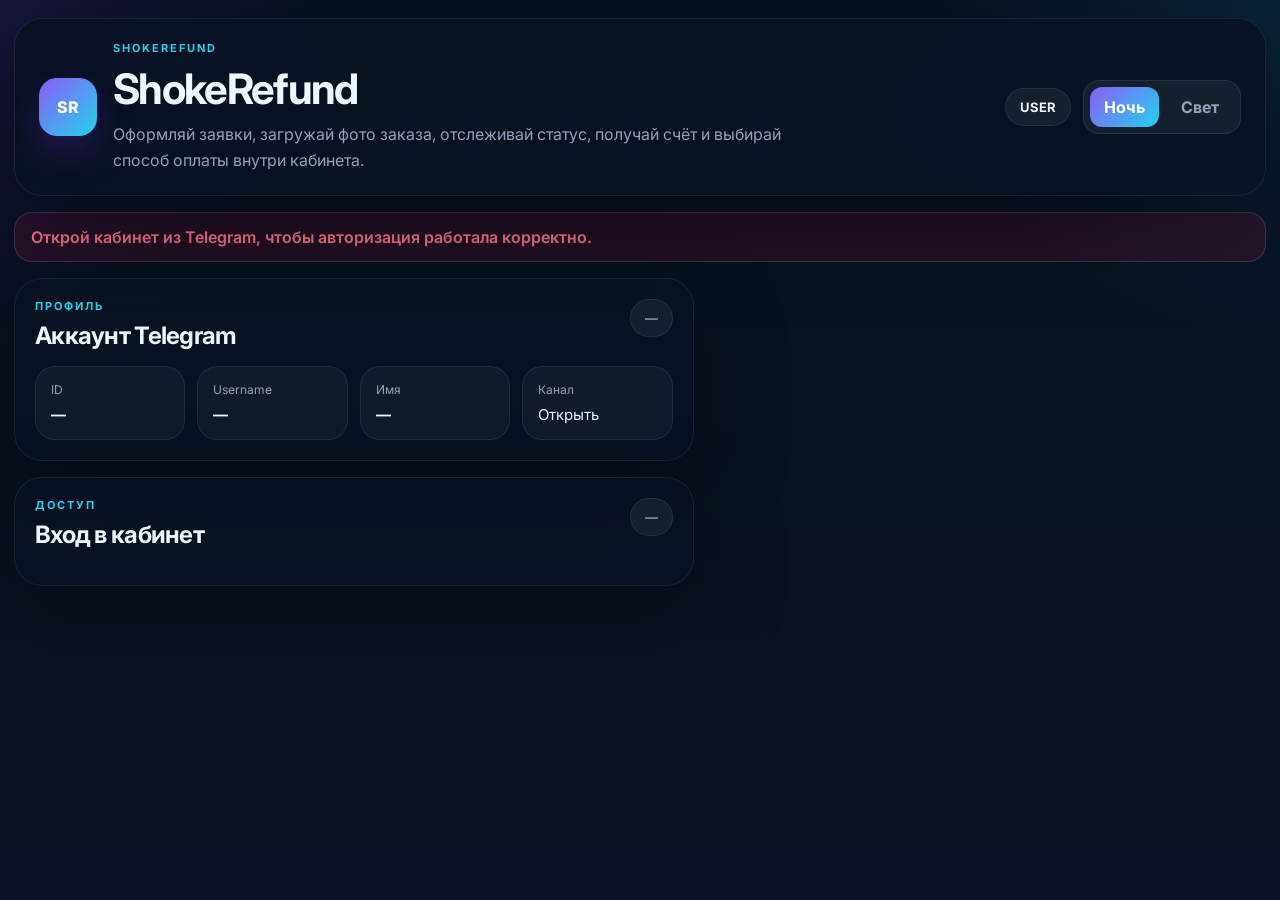
<file: miniapp/index.html>
<!doctype html>
<html lang="ru">
<head>
  <meta charset="UTF-8" />
  <meta name="viewport" content="width=device-width, initial-scale=1.0, viewport-fit=cover" />
  <title>ShokeRefund</title>
  <meta name="theme-color" content="#101828" />
  <link rel="preconnect" href="https://fonts.googleapis.com">
  <link rel="preconnect" href="https://fonts.gstatic.com" crossorigin>
  <link href="https://fonts.googleapis.com/css2?family=Inter:wght@400;500;600;700;800&display=swap" rel="stylesheet">
  <link rel="stylesheet" href="./styles.css" />
  <script src="https://telegram.org/js/telegram-web-app.js"></script>
</head>
<body data-theme="dark">
  <div class="app-shell">
    <header class="topbar panel">
      <div class="brand-block">
        <div class="brand-mark">SR</div>
        <div>
          <div class="eyebrow" id="heroEyebrow">ShokeRefund</div>
          <h1 id="heroTitle">ShokeRefund</h1>
          <p id="heroSubtitle">Личный кабинет для заявок, фото по заказу, оплаты и связи с поддержкой.</p>
        </div>
      </div>
      <div class="topbar-actions">
        <span class="chip" id="modeBadge">USER</span>
        <div class="theme-switch">
          <button id="themeDarkButton" type="button" class="theme-btn active">Ночь</button>
          <button id="themeLightButton" type="button" class="theme-btn">Свет</button>
        </div>
      </div>
    </header>

    <div id="globalAlert" class="alert hidden"></div>

    <main>
      <section id="userApp" class="page">
        <div class="layout user-layout">
          <div class="column">
            <section class="panel">
              <div class="section-head">
                <div>
                  <div class="eyebrow">Профиль</div>
                  <h2>Аккаунт Telegram</h2>
                </div>
                <span class="chip soft" id="telegramUserBadge">—</span>
              </div>
              <div class="info-grid four">
                <div class="info-card"><span>ID</span><strong id="profileId">—</strong></div>
                <div class="info-card"><span>Username</span><strong id="profileUsername">—</strong></div>
                <div class="info-card"><span>Имя</span><strong id="profileName">—</strong></div>
                <div class="info-card"><span>Канал</span><a id="channelLink" target="_blank" rel="noreferrer">Открыть</a></div>
              </div>
            </section>

            <section class="panel">
              <div class="section-head">
                <div>
                  <div class="eyebrow">Доступ</div>
                  <h2 id="authTitle">Вход в кабинет</h2>
                </div>
                <span class="chip soft" id="authStatusChip">—</span>
              </div>

              <div id="registerBox" class="auth-box hidden">
                <p class="muted">Создай логин и пароль для входа в кабинет. Доступ привязан к твоему Telegram-профилю.</p>
                <div class="field-grid two">
                  <label class="field"><span>Логин</span><input id="registerLogin" placeholder="Например, shoke_user" /></label>
                  <label class="field"><span>Пароль</span><input id="registerPassword" type="password" placeholder="Минимум 6 символов" /></label>
                </div>
                <label class="remember-row"><input id="registerRemember" type="checkbox" checked /><span>Запомнить на этом устройстве</span></label>
                <div class="actions"><button id="registerButton" class="btn primary">Создать кабинет</button></div>
              </div>

              <div id="loginBox" class="auth-box hidden">
                <p class="muted">Войди, чтобы управлять заявкой, оплачивать счёт и общаться с поддержкой.</p>
                <div class="field-grid two">
                  <label class="field"><span>Логин</span><input id="loginValue" autocomplete="username" /></label>
                  <label class="field"><span>Пароль</span><input id="loginPassword" type="password" autocomplete="current-password" /></label>
                </div>
                <label class="remember-row"><input id="loginRemember" type="checkbox" checked /><span>Запомнить на этом устройстве</span></label>
                <div class="actions">
                  <button id="loginButton" class="btn primary">Войти</button>
                  <button id="resetPasswordToggle" class="btn ghost">Сменить логин и пароль</button>
                </div>
                <div id="resetBox" class="hidden top-gap">
                  <div class="field-grid two">
                    <label class="field"><span>Новый логин</span><input id="resetLogin" autocomplete="username" /></label>
                    <label class="field"><span>Новый пароль</span><input id="resetPassword" type="password" autocomplete="new-password" /></label>
                  </div>
                  <label class="remember-row"><input id="resetRemember" type="checkbox" checked /><span>Запомнить новые данные</span></label>
                  <div class="actions"><button id="resetButton" class="btn secondary">Сохранить новые данные</button></div>
                </div>
              </div>

              <div id="cabinetBox" class="auth-box hidden">
                <div class="info-grid three">
                  <div class="info-card"><span>Логин</span><strong id="cabinetLogin">—</strong></div>
                  <div class="info-card"><span>Отзывы</span><a id="reviewsLink" target="_blank" rel="noreferrer">Открыть</a></div>
                  <div class="info-card"><span>Соглашение</span><a id="agreementLink" target="_blank" rel="noreferrer">Открыть</a></div>
                </div>
                <div class="actions top-gap"><button id="logoutButton" class="btn ghost">Выйти</button></div>
              </div>
            </section>

            <section class="panel hidden" id="ticketFormCard">
              <div class="section-head">
                <div>
                  <div class="eyebrow">Оформление заявки</div>
                  <h2>Создай новое обращение</h2>
                </div>
                <span class="chip soft" id="ticketFormChip">готово</span>
              </div>
              <p class="muted helper-copy">Укажи точную сумму и кратко опиши состав корзины. После создания заявки прикрепи фото заказа. Ожидайте ответа от поддержки. Следи за ответами поддержки и обновлением статуса внутри кабинета.</p>
              <div class="service-grid" id="serviceGrid"></div>
              <div class="field-grid two top-gap">
                <label class="field"><span>Сумма заказа</span><input id="ticketAmount" inputmode="decimal" placeholder="Например, 1599" /></label>
                <label class="field"><span>Описание корзины</span><textarea id="ticketDescription" rows="5" placeholder="Кратко опиши состав заказа и суть проблемы"></textarea></label>
              </div>
              <div class="summary-grid top-gap">
                <div class="summary-card violet"><span>Комиссия</span><strong id="summaryCommission">0 ₽</strong></div>
                <div class="summary-card cyan"><span>Сумма заказа</span><strong id="summaryOrder">0 ₽</strong></div>
                <div class="summary-card neutral"><span>После комиссии</span><strong id="summaryAfter">0 ₽</strong></div>
              </div>
              <div class="actions top-gap"><button id="createTicketButton" class="btn primary">Создать заявку</button></div>
            </section>

            <section class="panel hidden" id="historyCard">
              <div class="section-head">
                <div>
                  <div class="eyebrow">История</div>
                  <h2>Мои заявки</h2>
                </div>
                <span class="chip soft" id="historyCount">0</span>
              </div>
              <div id="ticketHistory" class="ticket-list"></div>
            </section>
          </div>

          <div class="column">
            <section class="panel hidden" id="activeTicketCard">
              <div class="section-head">
                <div>
                  <div class="eyebrow">Текущая заявка</div>
                  <h2 id="ticketTitle">Заявка</h2>
                </div>
                <span class="chip soft" id="ticketStatus">—</span>
              </div>
              <div class="info-grid three" id="ticketMetaGrid">
                <div class="info-card"><span>Сервис</span><strong id="ticketService">—</strong></div>
                <div class="info-card"><span>Сумма</span><strong id="ticketAmountValue">—</strong></div>
                <div class="info-card"><span>Обновлена</span><strong id="ticketUpdated">—</strong></div>
              </div>
              <div class="description" id="ticketDescriptionValue">—</div>
            </section>

            <section class="panel hidden" id="paymentCard">
              <div class="section-head">
                <div>
                  <div class="eyebrow">Оплата</div>
                  <h2>Счёт и проверка оплаты</h2>
                </div>
                <span class="chip soft" id="paymentStatusChip">—</span>
              </div>
              <div class="info-grid three">
                <div class="info-card"><span>Счёт</span><strong id="invoiceAmountValue">—</strong></div>
                <div class="info-card"><span>Скидка BUFF</span><strong id="promoDiscountValue">—</strong></div>
                <div class="info-card"><span>К оплате</span><strong id="payableAmountValue">—</strong></div>
              </div>
              <div class="description" id="invoiceNoteValue">Счёт пока не выставлен.</div>
              <div class="promo-box top-gap">
                <label class="field"><span>Промокод</span><input id="promoInput" placeholder="Введите BUFF" /></label>
                <button id="applyPromoButton" class="btn secondary">Применить</button>
              </div>
              <p class="muted top-gap promo-note" id="promoHint">BUFF даёт скидку 5% от суммы счёта. Каждый пользователь может активировать код один раз, всего доступно 100 активаций.</p>
              <div class="method-grid top-gap" id="paymentMethodGrid"></div>
              <div class="actions top-gap">
                <button id="verifyPaymentButton" class="btn primary">Проверить оплату</button>
              </div>
            </section>

            <section class="panel hidden" id="uploadCard">
              <div class="section-head">
                <div>
                  <div class="eyebrow">Фото заказа</div>
                  <h2>Прикрепить изображения</h2>
                </div>
                <span class="chip soft" id="attachmentCount">0 файлов</span>
              </div>
              <p class="muted">Добавь фото заказа, скриншоты переписки, оплаты и другие материалы прямо внутри кабинета.</p>
              <div class="upload-box">
                <input id="photoInput" type="file" accept="image/*" multiple />
                <div class="actions"><button id="uploadPhotosButton" class="btn secondary">Загрузить фото</button></div>
              </div>
              <div id="selectedFilesHint" class="muted top-gap">Файлы не выбраны.</div>
              <div id="attachmentGallery" class="gallery"></div>
            </section>

            <section class="panel hidden" id="chatCard">
              <div class="section-head">
                <div>
                  <div class="eyebrow">Поддержка</div>
                  <h2>Чат по заявке</h2>
                </div>
                <span class="chip online">онлайн</span>
              </div>
              <div class="chat-list" id="userMessages"></div>
              <div class="composer"><input id="userReplyInput" placeholder="Напиши сообщение поддержке" /><button id="userReplyButton" class="btn primary">Отправить</button></div>
            </section>
          </div>
        </div>
      </section>

      <section id="adminApp" class="page hidden">
        <div class="layout admin-layout">
          <div class="column">
            <section class="panel">
              <div class="section-head">
                <div>
                  <div class="eyebrow">Статистика</div>
                  <h2>Обзор очереди</h2>
                </div>
                <span class="chip soft" id="adminStatusChip">—</span>
              </div>
              <div id="adminSummary" class="summary-grid admin-summary"></div>
            </section>

            <section class="panel">
              <div class="section-head">
                <div>
                  <div class="eyebrow">Фильтр</div>
                  <h2>Поиск и статусы</h2>
                </div>
              </div>
              <div id="adminFilters" class="filter-row"></div>
              <div class="field-inline top-gap"><input id="adminSearch" placeholder="Поиск по ID, user_id, сервису, тексту" /><button id="adminSearchButton" class="btn secondary">Найти</button></div>
            </section>

            <section class="panel">
              <div class="section-head">
                <div>
                  <div class="eyebrow">Очередь</div>
                  <h2>Тикеты</h2>
                </div>
                <span class="chip soft" id="ticketCounter">0</span>
              </div>
              <div id="ticketList" class="ticket-list"></div>
            </section>
          </div>

          <div class="column">
            <section class="panel">
              <div class="section-head">
                <div>
                  <div class="eyebrow">Карточка</div>
                  <h2 id="adminTicketTitle">Выбери тикет</h2>
                </div>
                <span class="chip soft" id="adminTicketStatus">—</span>
              </div>
              <div id="adminTicketMeta" class="empty-block">Слева появится список тикетов. Открой один из них для детальной работы.</div>
              <div class="field-grid two top-gap hidden" id="assignBox">
                <label class="field"><span>Ответственный админ</span><select id="assignAdminSelect"></select></label>
                <label class="field"><span>Счёт, ₽</span><input id="invoiceAmountInput" inputmode="decimal" placeholder="Например, 1200" /></label>
              </div>
              <label class="field top-gap hidden" id="invoiceNoteBox"><span>Комментарий к счёту / реквизиты</span><textarea id="invoiceNoteInput" rows="4" placeholder="Укажи реквизиты, комментарий или пояснение по оплате"></textarea></label>
              <div id="adminTicketActions" class="actions top-gap"></div>
            </section>

            <section class="panel">
              <div class="section-head">
                <div>
                  <div class="eyebrow">Материалы</div>
                  <h2>Фото по кейсу</h2>
                </div>
              </div>
              <div id="adminAttachmentGallery" class="gallery"></div>
            </section>

            <section class="panel">
              <div class="section-head">
                <div>
                  <div class="eyebrow">Чат</div>
                  <h2>Диалог с клиентом</h2>
                </div>
              </div>
              <div id="adminMessages" class="chat-list"></div>
              <div class="composer"><input id="adminReplyInput" placeholder="Ответ клиенту" /><button id="adminReplyButton" class="btn primary">Отправить</button></div>
              <div class="field-grid two top-gap">
                <label class="field"><span>Решение по оплате</span><select id="paymentDecisionSelect"><option value="approve">Подтвердить оплату</option><option value="reject">Отклонить оплату</option></select></label>
                <label class="field"><span>Референс / TXID</span><input id="paymentProviderRefInput" placeholder="Опционально" /></label>
              </div>
              <label class="field top-gap"><span>Комментарий по оплате</span><textarea id="paymentNoteInput" rows="3" placeholder="Комментарий после проверки"></textarea></label>
              <div class="actions top-gap"><button id="paymentDecisionButton" class="btn secondary">Сохранить решение по оплате</button></div>
            </section>
          </div>
        </div>
      </section>
    </main>
  </div>
  <script src="./app.js"></script>
</body>
</html>
</file>
<file: miniapp/styles.css>
:root {
  --bg: #f4f7fb;
  --bg-soft: #ebf2f8;
  --panel: rgba(255,255,255,.92);
  --panel-2: rgba(255,255,255,.98);
  --text: #122031;
  --muted: #607089;
  --line: rgba(18,32,49,.12);
  --line-strong: rgba(18,32,49,.2);
  --violet: #6d28d9;
  --cyan: #0ea5e9;
  --violet-soft: rgba(109,40,217,.12);
  --cyan-soft: rgba(14,165,233,.12);
  --danger: #e11d48;
  --success: #16a34a;
  --shadow: 0 24px 60px rgba(17,24,39,.12);
}

body[data-theme="dark"] {
  --bg: #07111f;
  --bg-soft: #0b1223;
  --panel: rgba(9,18,34,.88);
  --panel-2: rgba(12,22,40,.96);
  --text: #eff6ff;
  --muted: #94a3b8;
  --line: rgba(255,255,255,.08);
  --line-strong: rgba(255,255,255,.14);
  --violet: #8b5cf6;
  --cyan: #22d3ee;
  --violet-soft: rgba(139,92,246,.16);
  --cyan-soft: rgba(34,211,238,.14);
  --danger: #fb7185;
  --success: #4ade80;
  --shadow: 0 32px 90px rgba(0,0,0,.35);
}

* { box-sizing: border-box; }
html, body { min-height: 100%; margin: 0; }
body {
  font-family: Inter, system-ui, -apple-system, BlinkMacSystemFont, "Segoe UI", sans-serif;
  color: var(--text);
  background:
    radial-gradient(circle at top left, rgba(109,40,217,.14), transparent 20%),
    radial-gradient(circle at top right, rgba(14,165,233,.12), transparent 22%),
    linear-gradient(180deg, var(--bg), var(--bg-soft));
}

a { color: inherit; }
button, input, textarea, select { font: inherit; }
input, textarea, select {
  width: 100%;
  background: var(--panel-2);
  color: var(--text);
  border: 1px solid var(--line-strong);
  border-radius: 16px;
  padding: 13px 14px;
  outline: none;
  transition: .18s ease;
}
input:focus, textarea:focus, select:focus {
  border-color: rgba(14,165,233,.42);
  box-shadow: 0 0 0 4px rgba(14,165,233,.12);
}
textarea { resize: vertical; min-height: 120px; }

.app-shell { width: min(100%, 1500px); margin: 0 auto; padding: 18px 14px 36px; }
.panel {
  background: var(--panel);
  border: 1px solid var(--line);
  border-radius: 28px;
  box-shadow: var(--shadow);
  backdrop-filter: blur(18px);
  padding: 20px;
}
.topbar {
  display: flex; justify-content: space-between; gap: 18px; align-items: center;
  margin-bottom: 16px; padding: 22px 24px;
}
.brand-block { display: flex; gap: 16px; align-items: center; }
.brand-mark {
  width: 58px; height: 58px; border-radius: 18px; display: grid; place-items: center;
  background: linear-gradient(135deg, var(--violet), var(--cyan));
  color: white; font-weight: 800; box-shadow: 0 16px 36px rgba(109,40,217,.26);
}
.eyebrow { color: var(--cyan); font-size: 11px; text-transform: uppercase; letter-spacing: .18em; font-weight: 700; margin-bottom: 8px; }
.topbar h1 { margin: 4px 0 8px; font-size: clamp(28px, 4vw, 42px); letter-spacing: -.04em; }
.topbar p { margin: 0; max-width: 720px; color: var(--muted); line-height: 1.6; }
.topbar-actions { display: flex; gap: 12px; align-items: center; flex-wrap: wrap; justify-content: flex-end; }
.theme-switch { display: inline-grid; grid-template-columns: repeat(2, 1fr); gap: 6px; padding: 6px; border-radius: 16px; background: rgba(255,255,255,.06); border: 1px solid var(--line); }
.theme-btn {
  min-height: 40px; border: 0; padding: 0 14px; border-radius: 12px; background: transparent;
  color: var(--muted); font-weight: 700; cursor: pointer;
}
.theme-btn.active { color: white; background: linear-gradient(135deg, var(--violet), var(--cyan)); }
.chip {
  min-height: 38px; display: inline-flex; align-items: center; gap: 8px; padding: 0 14px;
  border-radius: 999px; border: 1px solid var(--line); background: rgba(255,255,255,.06); font-size: 13px; font-weight: 700;
}
.chip.soft { color: var(--muted); font-weight: 600; }
.chip.online { background: rgba(34,197,94,.12); color: var(--success); }

.alert { margin-bottom: 16px; padding: 14px 16px; border-radius: 18px; border: 1px solid var(--line-strong); font-weight: 600; }
.alert.hidden { display: none; }
.alert.success { background: rgba(22,163,74,.12); color: var(--success); }
.alert.error { background: rgba(225,29,72,.12); color: var(--danger); }
.alert.info { background: rgba(109,40,217,.12); color: var(--violet); }

.page.hidden, .hidden { display: none !important; }
.layout { display: grid; gap: 16px; }
.user-layout { grid-template-columns: 1.1fr .9fr; }
.admin-layout { grid-template-columns: 1fr 1fr; }
.column { display: grid; gap: 16px; align-content: start; }
.section-head { display: flex; justify-content: space-between; gap: 12px; align-items: flex-start; margin-bottom: 16px; }
.section-head h2 { margin: 0; font-size: 24px; letter-spacing: -.03em; }
.muted { color: var(--muted); line-height: 1.65; margin: 0; }
.helper-copy { margin-bottom: 0; }
.top-gap { margin-top: 14px; }

.info-grid, .field-grid, .summary-grid, .method-grid, .service-grid { display: grid; gap: 12px; }
.info-grid.four { grid-template-columns: repeat(4, minmax(0,1fr)); }
.info-grid.three { grid-template-columns: repeat(3, minmax(0,1fr)); }
.field-grid.two, .summary-grid { grid-template-columns: repeat(2, minmax(0,1fr)); }
.summary-grid.admin-summary { grid-template-columns: repeat(5, minmax(0,1fr)); }
.method-grid { grid-template-columns: repeat(3, minmax(0,1fr)); }
.service-grid { grid-template-columns: repeat(2, minmax(0,1fr)); }

.info-card, .summary-card, .ticket-item, .method-card {
  border-radius: 20px; border: 1px solid var(--line); background: rgba(255,255,255,.04); padding: 15px;
}
.info-card span, .summary-card span, .method-card span { display: block; color: var(--muted); font-size: 12px; margin-bottom: 7px; }
.info-card strong, .summary-card strong, .method-card strong, .info-card a {
  color: var(--text); font-size: 15px; text-decoration: none; word-break: break-word;
}
.summary-card strong { font-size: 22px; letter-spacing: -.04em; }
.summary-card.violet { background: linear-gradient(180deg, var(--violet-soft), rgba(255,255,255,.02)); }
.summary-card.cyan { background: linear-gradient(180deg, var(--cyan-soft), rgba(255,255,255,.02)); }
.summary-card.neutral { background: rgba(255,255,255,.04); }

.field { display: grid; gap: 8px; }
.field span { color: var(--muted); font-size: 13px; }
.field-inline { display: grid; grid-template-columns: 1fr auto; gap: 10px; }
.actions { display: flex; gap: 10px; flex-wrap: wrap; }
.btn {
  border: 1px solid var(--line); border-radius: 16px; min-height: 46px; padding: 0 18px;
  cursor: pointer; font-weight: 700; transition: .18s ease; color: var(--text); background: rgba(255,255,255,.06);
}
.btn:hover { transform: translateY(-1px); }
.btn.primary { color: white; border: 0; background: linear-gradient(135deg, var(--violet), var(--cyan)); }
.btn.secondary { background: linear-gradient(180deg, var(--cyan-soft), rgba(255,255,255,.03)); }
.btn.ghost { background: transparent; }

.remember-row { display: flex; gap: 10px; align-items: flex-start; color: var(--muted); font-size: 13px; margin-top: 12px; }
.remember-row input { width: 16px; height: 16px; margin-top: 2px; }

.service-card, .method-card {
  text-align: left; cursor: pointer; transition: .18s ease; color: var(--text);
}
.service-card.active, .method-card.active {
  background: linear-gradient(135deg, var(--violet-soft), var(--cyan-soft));
  border-color: rgba(34,211,238,.32);
}
.service-card strong, .method-card strong { display: block; margin-bottom: 8px; }
.service-card:hover, .method-card:hover { transform: translateY(-1px); }

.description, .empty-block, .empty-chat {
  margin-top: 14px; border-radius: 18px; border: 1px solid var(--line); background: rgba(255,255,255,.03); padding: 14px; color: var(--muted); line-height: 1.65;
}
.promo-box { display: grid; grid-template-columns: 1fr auto; gap: 10px; align-items: end; }

.upload-box { display: grid; gap: 12px; padding: 14px; border-radius: 18px; border: 1px dashed var(--line-strong); background: rgba(255,255,255,.03); }
.gallery { display: grid; grid-template-columns: repeat(auto-fill, minmax(140px, 1fr)); gap: 12px; margin-top: 14px; }
.gallery-item { border-radius: 18px; overflow: hidden; border: 1px solid var(--line); background: rgba(255,255,255,.04); }
.gallery-item img { display: block; width: 100%; height: 140px; object-fit: cover; }
.gallery-item figcaption { padding: 10px 12px 12px; display: grid; gap: 6px; }
.gallery-item strong { font-size: 13px; }
.gallery-item span { color: var(--muted); font-size: 12px; }

.chat-list { display: grid; gap: 12px; max-height: 420px; overflow: auto; padding-right: 4px; }
.message { border-radius: 18px; border: 1px solid var(--line); background: rgba(255,255,255,.04); padding: 12px 14px; }
.message.mine { background: linear-gradient(135deg, var(--violet-soft), rgba(255,255,255,.03)); }
.message.admin { background: linear-gradient(135deg, var(--cyan-soft), rgba(255,255,255,.03)); }
.message.system { border-style: dashed; }
.message-head { display: flex; justify-content: space-between; gap: 10px; color: var(--muted); font-size: 12px; margin-bottom: 8px; }
.message-body { white-space: pre-wrap; line-height: 1.6; }
.composer { display: grid; grid-template-columns: 1fr auto; gap: 10px; margin-top: 14px; }

.filter-row { display: flex; gap: 10px; flex-wrap: wrap; }
.ticket-list { display: grid; gap: 10px; }
.ticket-item { text-align: left; cursor: pointer; transition: .18s ease; }
.ticket-item.active { border-color: rgba(34,211,238,.32); background: linear-gradient(135deg, var(--violet-soft), rgba(255,255,255,.03)); }
.ticket-top, .ticket-meta { display: flex; justify-content: space-between; gap: 8px; margin-bottom: 8px; }
.ticket-top strong { font-size: 15px; }
.ticket-meta { color: var(--muted); font-size: 12px; }
.ticket-desc { color: var(--muted); line-height: 1.55; }
.steps { margin: 0; padding-left: 18px; color: var(--muted); line-height: 1.7; }

@media (max-width: 1160px) {
  .user-layout, .admin-layout { grid-template-columns: 1fr; }
  .summary-grid.admin-summary { grid-template-columns: repeat(3, minmax(0,1fr)); }
  .info-grid.four { grid-template-columns: repeat(2, minmax(0,1fr)); }
}

@media (max-width: 760px) {
  .app-shell { padding: 12px 10px 24px; }
  .topbar { padding: 18px; flex-direction: column; align-items: flex-start; }
  .topbar-actions { width: 100%; justify-content: space-between; }
  .info-grid.four, .info-grid.three, .summary-grid, .method-grid, .service-grid, .field-grid.two, .summary-grid.admin-summary { grid-template-columns: 1fr; }
  .field-inline, .composer, .promo-box { grid-template-columns: 1fr; }
  .actions > .btn { flex: 1 1 100%; }
  .brand-mark { width: 52px; height: 52px; }
}
</file>
